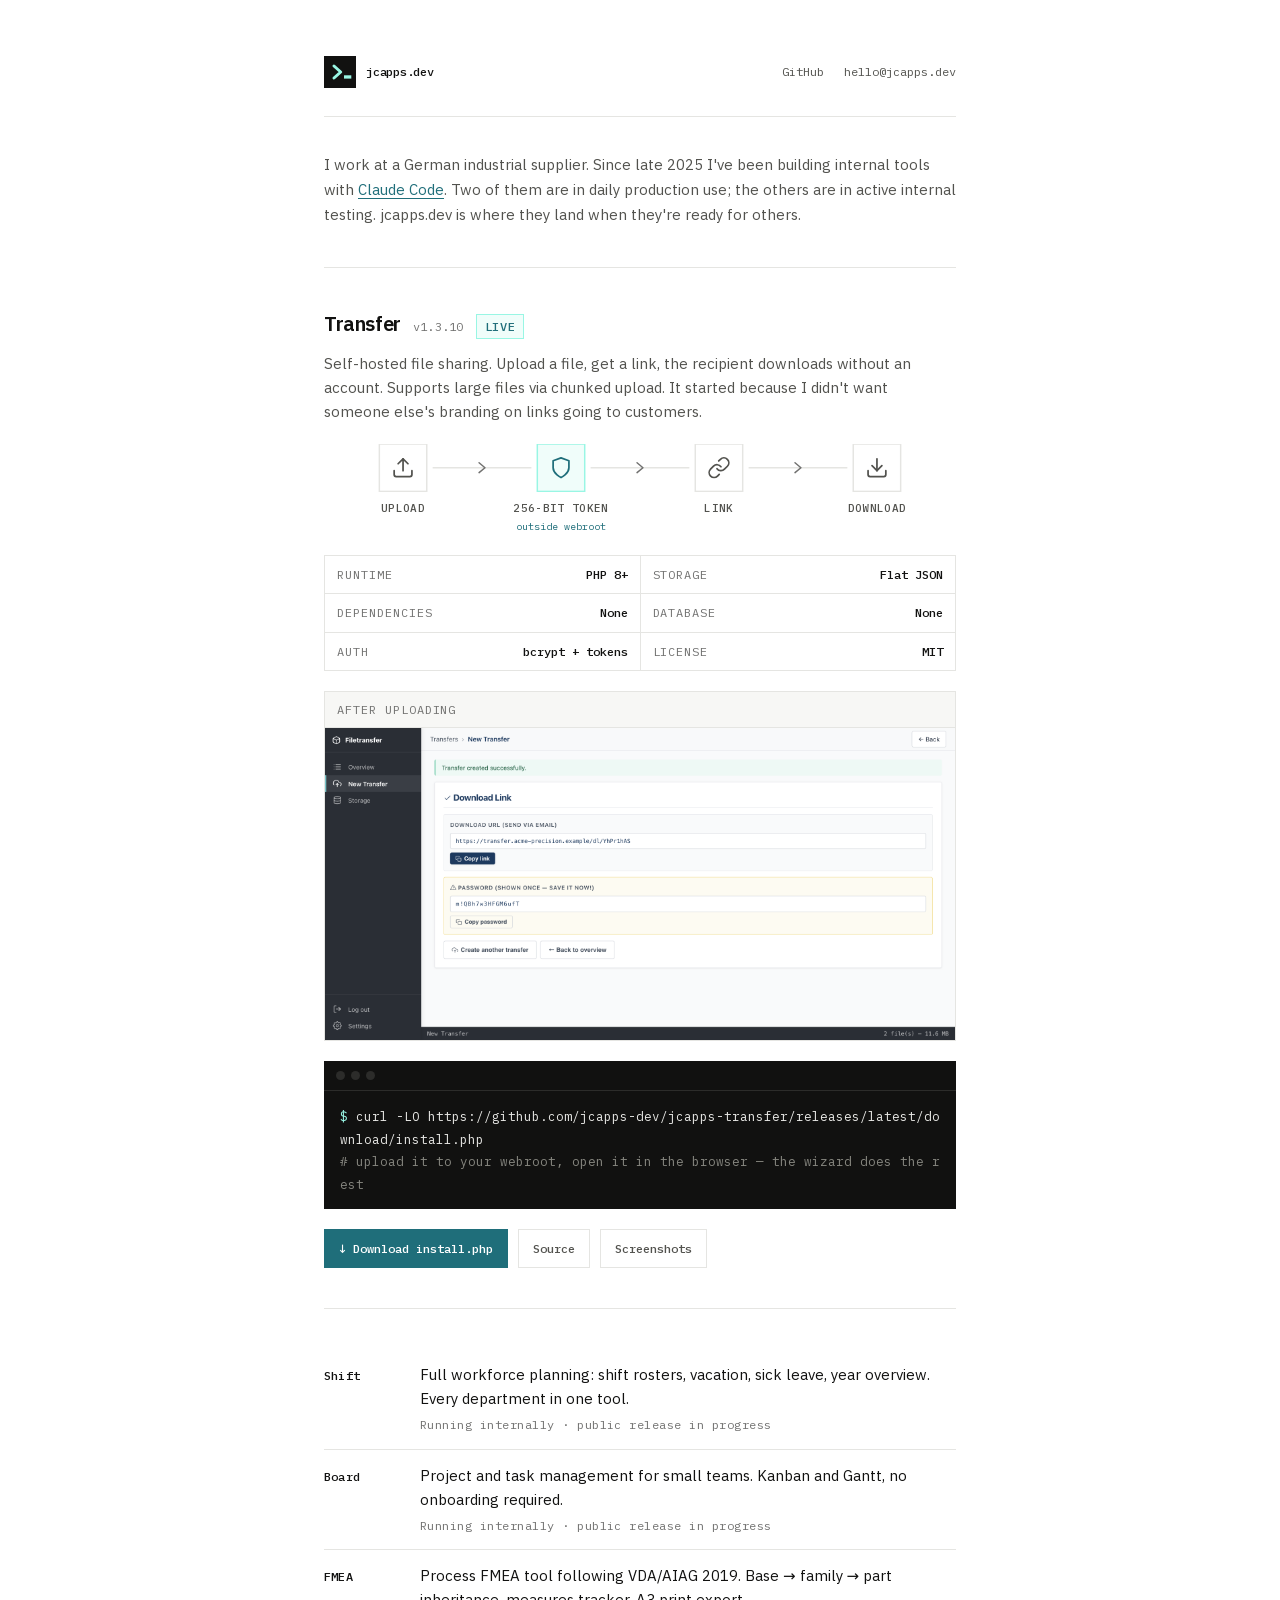
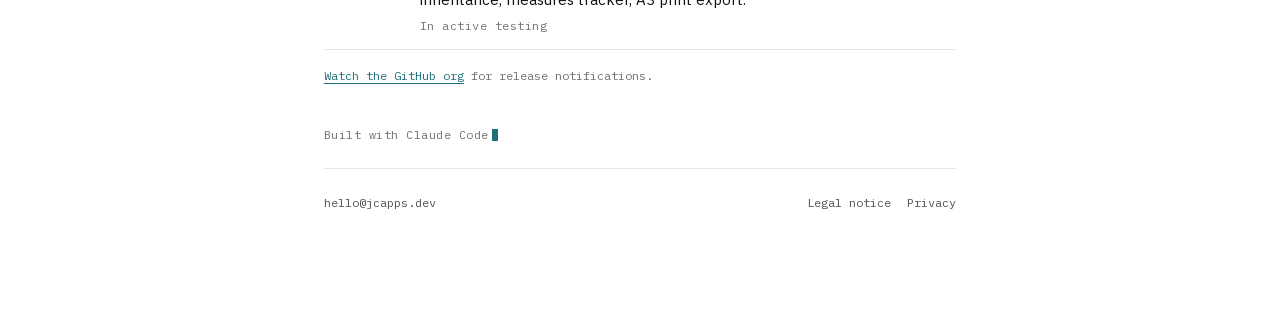
<file: index.html>
<!DOCTYPE html>
<html lang="en">
<head>
<meta charset="UTF-8">
<meta name="viewport" content="width=device-width, initial-scale=1.0">
<title>jcapps.dev — Self-hosted tools, no database required</title>
<meta name="description" content="Self-hosted tools built for daily use at a German industrial supplier. PHP, no database, no dependencies.">
<meta name="robots" content="index, follow">
<link rel="canonical" href="https://jcapps.dev/">

<!-- Open Graph -->
<meta property="og:type" content="website">
<meta property="og:url" content="https://jcapps.dev/">
<meta property="og:title" content="jcapps.dev — Self-hosted tools, no database required">
<meta property="og:description" content="Self-hosted tools built for daily use at a German industrial supplier. PHP, no database, no dependencies.">
<meta property="og:image" content="https://jcapps.dev/assets/og-image.png">
<meta property="og:image:width" content="1200">
<meta property="og:image:type" content="image/png">
<meta property="og:image:height" content="630">
<meta property="og:site_name" content="jcapps">
<meta property="og:locale" content="en_US">

<!-- Twitter Card -->
<meta name="twitter:card" content="summary_large_image">
<meta name="twitter:title" content="jcapps.dev — Self-hosted tools, no database required">
<meta name="twitter:description" content="Self-hosted tools built for daily use at a German industrial supplier. PHP, no database, no dependencies.">
<meta name="twitter:image" content="https://jcapps.dev/assets/og-image.png">

<link rel="preload" href="assets/fonts/ibm-plex-sans-400.woff2" as="font" type="font/woff2" crossorigin>
<link rel="preload" href="assets/fonts/ibm-plex-sans-600.woff2" as="font" type="font/woff2" crossorigin>
<link rel="icon" href="assets/favicon.svg" type="image/svg+xml">
<link rel="icon" href="assets/favicon-32.png" type="image/png" sizes="32x32">
<link rel="apple-touch-icon" href="assets/favicon-192.png">
<meta name="theme-color" content="#ffffff" media="(prefers-color-scheme: light)">
<meta name="theme-color" content="#0f0f0e" media="(prefers-color-scheme: dark)">

<!-- Structured Data -->
<script type="application/ld+json">
[
  {
    "@context": "https://schema.org",
    "@type": "Organization",
    "name": "jcapps",
    "url": "https://jcapps.dev/",
    "logo": "https://jcapps.dev/assets/favicon.svg",
    "email": "hello@jcapps.dev",
    "description": "Self-hosted PHP tools for small teams.",
    "sameAs": ["https://github.com/jcapps-dev"]
  }
]
</script>

<style>
  /* ── fonts (self-hosted, no external requests) ── */
  @font-face {
    font-family: 'IBM Plex Sans';
    font-style: normal;
    font-weight: 400;
    font-display: swap;
    src: url('assets/fonts/ibm-plex-sans-400.woff2') format('woff2');
  }
  @font-face {
    font-family: 'IBM Plex Sans';
    font-style: normal;
    font-weight: 600;
    font-display: swap;
    src: url('assets/fonts/ibm-plex-sans-600.woff2') format('woff2');
  }
  @font-face {
    font-family: 'IBM Plex Mono';
    font-style: normal;
    font-weight: 400;
    font-display: swap;
    src: url('assets/fonts/ibm-plex-mono-400.woff2') format('woff2');
  }
  @font-face {
    font-family: 'IBM Plex Mono';
    font-style: normal;
    font-weight: 500;
    font-display: swap;
    src: url('assets/fonts/ibm-plex-mono-500.woff2') format('woff2');
  }

  /* ── tokens ── */
  :root {
    --bg:        #ffffff;
    --bg-2:      #f7f7f5;
    --border:    #e5e5e2;
    --text:      #111110;
    --text-2:    #52524e;
    --text-3:    #717170;
    --petrol:    #1f6e7a;
    --petrol-dk: #174e57;
    --petrol-bg: #f0fdfa;
    --petrol-bd: #99f6e4;
    --ink:       #111110;
    --ink-2:     #e8e8e5;
    --ink-3:     #86867f;
    --ink-dot:   #2c2c2a;
    --sans:      'IBM Plex Sans', system-ui, sans-serif;
    --mono:      'IBM Plex Mono', ui-monospace, monospace;
  }

  *, *::before, *::after { box-sizing: border-box; margin: 0; padding: 0; }
  html { font-size: 16px; }
  .visually-hidden {
    position: absolute;
    width: 1px; height: 1px;
    padding: 0; margin: -1px;
    overflow: hidden;
    clip: rect(0, 0, 0, 0);
    white-space: nowrap;
    border: 0;
  }
  body {
    font-family: var(--sans);
    background: var(--bg);
    color: var(--text);
    line-height: 1.6;
    -webkit-font-smoothing: antialiased;
  }

  a { color: var(--petrol); text-decoration: none; }
  a:hover { text-decoration: underline; text-underline-offset: 3px; }
  p a { text-decoration: underline; text-underline-offset: 3px; }

  .page {
    max-width: 680px;
    margin: 0 auto;
    padding: 56px 24px 96px;
  }

  /* ── header ── */
  .site-header {
    display: flex;
    align-items: center;
    justify-content: space-between;
    padding-bottom: 28px;
    border-bottom: 1px solid var(--border);
    margin-bottom: 36px;
  }

  .logo {
    display: inline-flex;
    align-items: center;
    gap: 10px;
    text-decoration: none;
  }
  .logo:hover { text-decoration: none; }
  .logo-mark {
    display: block;
    width: 32px;
    height: 32px;
    flex-shrink: 0;
  }
  .logo-name {
    font-family: var(--mono);
    font-size: 12px;
    font-weight: 500;
    color: var(--text);
    letter-spacing: -0.02em;
  }

  .header-links {
    display: flex;
    gap: 20px;
    font-family: var(--mono);
    font-size: 12px;
  }
  .header-links a { color: var(--text-2); }

  /* ── sections ── */
  .section + .section {
    margin-top: 40px;
    padding-top: 40px;
    border-top: 1px solid var(--border);
  }

  /* ── intro ── */
  .intro p {
    font-size: 15px;
    color: var(--text-2);
    line-height: 1.65;
  }

  /* ── tool head ── */
  .tool-head {
    display: flex;
    align-items: baseline;
    gap: 12px;
    margin-bottom: 12px;
    flex-wrap: wrap;
  }
  .tool-name {
    font-size: 20px;
    font-weight: 600;
    letter-spacing: -0.02em;
    color: var(--text);
  }
  .tool-version {
    font-family: var(--mono);
    font-size: 12px;
    color: var(--text-3);
    letter-spacing: 0.02em;
  }
  .tool-badge {
    font-family: var(--mono);
    font-size: 12px;
    font-weight: 500;
    letter-spacing: 0.06em;
    text-transform: uppercase;
    padding: 2px 8px;
    background: var(--petrol-bg);
    color: var(--petrol);
    border: 1px solid var(--petrol-bd);
  }

  .tool-desc {
    font-size: 15px;
    color: var(--text-2);
    margin-bottom: 20px;
    line-height: 1.6;
  }

  /* ── spec grid ── */
  .spec-grid {
    display: grid;
    grid-template-columns: repeat(2, 1fr);
    border-top: 1px solid var(--border);
    border-left: 1px solid var(--border);
    margin-bottom: 20px;
    font-family: var(--mono);
    font-size: 12px;
  }
  .spec-row {
    display: flex;
    justify-content: space-between;
    align-items: baseline;
    gap: 12px;
    padding: 9px 12px;
    border-right: 1px solid var(--border);
    border-bottom: 1px solid var(--border);
    position: relative;
    overflow: hidden;
    cursor: default;
    transition: background 0.12s;
  }
  .spec-row::after {
    content: '';
    position: absolute;
    inset: 0;
    background: linear-gradient(90deg, transparent 0%, rgba(31,110,122,0.07) 50%, transparent 100%);
    transform: translateX(-100%);
    pointer-events: none;
  }
  .spec-row:hover::after {
    transform: translateX(100%);
    transition: transform 0.4s ease;
  }
  .spec-row:hover { background: var(--petrol-bg); }
  .spec-row:hover .spec-k { color: var(--petrol); }
  .spec-k {
    color: var(--text-3);
    text-transform: uppercase;
    letter-spacing: 0.08em;
    white-space: nowrap;
  }
  .spec-v { color: var(--text); font-weight: 500; }

  /* ── actions ── */
  .actions {
    display: flex;
    gap: 10px;
    flex-wrap: wrap;
    align-items: center;
  }
  .btn {
    display: inline-flex;
    align-items: center;
    gap: 6px;
    font-family: var(--mono);
    font-size: 12px;
    font-weight: 500;
    padding: 9px 14px;
    text-decoration: none;
    border: 1px solid transparent;
    cursor: pointer;
  }
  .btn-primary { background: var(--petrol); color: #fff; }
  .btn-primary:hover { background: var(--petrol-dk); text-decoration: none; }
  .btn-ghost { background: transparent; color: var(--text-2); border-color: var(--border); }
  .btn-ghost:hover { border-color: var(--text-3); color: var(--text); text-decoration: none; }

  /* ── flow diagram ── */
  .flow {
    width: 100%;
    height: auto;
    display: block;
  }
  .flow-box { fill: var(--bg); stroke: var(--border); stroke-width: 1.5; }
  .flow-box-accent { fill: var(--petrol-bg); stroke: var(--petrol-bd); stroke-width: 1.5; }
  .flow-icon { color: var(--text-2); }
  .flow-icon-accent { color: var(--petrol); }
  .flow-line { stroke: var(--border); stroke-width: 1.5; }
  .flow-chevron { fill: none; stroke: var(--text-3); stroke-width: 1.5; stroke-linecap: round; stroke-linejoin: round; }

  /* labels rendered as HTML, not SVG text — stays legible at any viewport width */
  .flow-labels {
    display: grid;
    grid-template-columns: repeat(4, 1fr);
    margin-top: 8px;
    margin-bottom: 20px;
  }
  .flow-label-cell {
    display: flex;
    flex-direction: column;
    align-items: center;
    gap: 2px;
    padding: 0 4px;
    text-align: center;
  }
  .flow-label-text {
    font-family: var(--mono);
    font-size: 11px;
    font-weight: 500;
    letter-spacing: 0.03em;
    text-transform: uppercase;
    color: var(--text-2);
  }
  .flow-sublabel-text {
    font-family: var(--mono);
    font-size: 10px;
    color: var(--petrol);
  }

  /* ── screenshot proof ── */
  .tool-shot {
    border: 1px solid var(--border);
    margin-bottom: 20px;
    overflow: hidden;
  }
  .tool-shot-label {
    font-family: var(--mono);
    font-size: 12px;
    color: var(--text-3);
    text-transform: uppercase;
    letter-spacing: 0.08em;
    padding: 8px 12px;
    border-bottom: 1px solid var(--border);
    background: var(--bg-2);
  }
  .tool-shot img { width: 100%; height: auto; display: block; }

  /* ── terminal ── */
  .term {
    background: var(--ink);
    margin-bottom: 20px;
    overflow-x: auto;
  }
  .term-bar {
    display: flex;
    gap: 6px;
    padding: 10px 12px;
    border-bottom: 1px solid var(--ink-dot);
  }
  .term-dot {
    width: 9px;
    height: 9px;
    border-radius: 50%;
    background: var(--ink-dot);
  }
  .term-body {
    padding: 14px 16px;
    font-family: var(--mono);
    font-size: 12.5px;
    line-height: 1.8;
    white-space: pre-wrap;
    word-break: break-all;
    color: var(--ink-2);
  }
  .term-prompt { color: var(--petrol-bd); }
  .term-comment { color: var(--ink-3); }

  /* ── upcoming ── */
  .upcoming-row {
    display: grid;
    grid-template-columns: 80px 1fr;
    gap: 16px;
    padding: 14px 0;
    border-top: 1px solid var(--border);
    align-items: baseline;
    transition: background 0.12s;
  }
  .upcoming-row:first-of-type { border-top: none; }
  .upcoming-row:last-of-type { border-bottom: 1px solid var(--border); }
  .upcoming-row:hover { background: var(--bg-2); }
  .upcoming-name {
    font-family: var(--mono);
    font-size: 12px;
    font-weight: 500;
    color: var(--text);
    letter-spacing: 0.02em;
  }
  .upcoming-desc {
    font-size: 15px;
    color: var(--text);
    margin-bottom: 4px;
  }
  .upcoming-status {
    font-family: var(--mono);
    font-size: 12px;
    color: var(--text-3);
    letter-spacing: 0.04em;
  }

  /* ── colophon + cursor ── */
  @keyframes blink { 0%,49% { opacity: 1; } 50%,100% { opacity: 0; } }

  .colophon {
    margin-top: 40px;
    font-family: var(--mono);
    font-size: 12px;
    color: var(--text-3);
    letter-spacing: 0.04em;
  }
  .cursor-blink {
    display: inline-block;
    width: 0.55em;
    height: 1em;
    background: var(--petrol);
    vertical-align: -0.15em;
    margin-left: 3px;
    animation: blink 1.1s steps(1) infinite;
  }

  /* ── footer ── */
  .site-footer {
    margin-top: 24px;
    padding-top: 24px;
    border-top: 1px solid var(--border);
    display: flex;
    justify-content: space-between;
    align-items: baseline;
    flex-wrap: wrap;
    gap: 12px;
    font-family: var(--mono);
    font-size: 12px;
    color: var(--text-3);
  }
  .site-footer a { color: var(--text-2); }
  .footer-left { display: flex; gap: 16px; flex-wrap: wrap; }
  .footer-right { display: flex; gap: 16px; flex-wrap: wrap; }

  /* ── responsive ── */
  @media (max-width: 540px) {
    .spec-grid { grid-template-columns: 1fr; }
    .site-footer { flex-direction: column; }
    .header-links { gap: 12px; }
    .upcoming-row { grid-template-columns: 60px 1fr; }
  }

  /* ── dark mode ── */
  @media (prefers-color-scheme: dark) {
    :root {
      --bg:        #0f0f0e;
      --bg-2:      #1a1a19;
      --border:    #2d2d2b;
      --text:      #f3f3f0;
      --text-2:    #b4b4ae;
      --text-3:    #87877f;
      --petrol:    #5eead4;
      --petrol-dk: #2dd4bf;
      --petrol-bg: #0d2e2a;
      --petrol-bd: #155e56;
    }
    .btn-primary { color: #0f0f0e; }
  }
</style>
</head>
<body>
<div class="page">

  <header class="site-header">
    <a href="/" class="logo">
      <svg class="logo-mark" viewBox="0 0 32 32" xmlns="http://www.w3.org/2000/svg" aria-label="jcapps">
        <rect width="32" height="32" fill="#111110"/>
        <path d="M10,10 L16.7,16 L10,22" fill="none" stroke="#99f6e4" stroke-width="3" stroke-linecap="round" stroke-linejoin="round"/>
        <rect x="20" y="19.3" width="7.3" height="3.3" fill="#99f6e4"/>
      </svg>
      <span class="logo-name">jcapps.dev</span>
    </a>
    <div class="header-links">
      <a href="https://github.com/jcapps-dev" target="_blank" rel="noopener noreferrer">GitHub</a>
      <a href="mailto:hello@jcapps.dev">hello@jcapps.dev</a>
    </div>
  </header>

  <main>

    <h1 class="visually-hidden">jcapps.dev — Self-hosted tools, no database required</h1>

    <!-- 1. Who -->
    <section class="section intro">
      <p>I work at a German industrial supplier. Since late 2025 I've been building internal tools with <a href="https://claude.ai/code" target="_blank" rel="noopener noreferrer">Claude Code</a>. Two of them are in daily production use; the others are in active internal testing. jcapps.dev is where they land when they're ready for others.</p>
    </section>

    <!-- 2. Transfer -->
    <section class="section">
      <div class="tool-head">
        <h2 class="tool-name">Transfer</h2>
        <span class="tool-version" id="transfer-version">v1.3.10</span>
        <span class="tool-badge">Live</span>
      </div>
      <p class="tool-desc">
        Self-hosted file sharing. Upload a file, get a link, the recipient downloads without an account. Supports large files via chunked upload. It started because I didn't want someone else's branding on links going to customers.
      </p>

      <svg class="flow" viewBox="0 0 640 48" role="img" aria-label="Upload, stored as a 256-bit token outside the webroot, becomes a link, recipient downloads it">
        <!-- connectors -->
        <line class="flow-line" x1="110" y1="24" x2="210" y2="24"/>
        <line class="flow-line" x1="270" y1="24" x2="370" y2="24"/>
        <line class="flow-line" x1="430" y1="24" x2="530" y2="24"/>
        <path class="flow-chevron" d="M157,19 L163,24 L157,29"/>
        <path class="flow-chevron" d="M317,19 L323,24 L317,29"/>
        <path class="flow-chevron" d="M477,19 L483,24 L477,29"/>

        <!-- 1. upload -->
        <rect class="flow-box" x="56" y="0" width="48" height="48"/>
        <g class="flow-icon" fill="none" stroke="currentColor" stroke-width="1.75" stroke-linecap="round" stroke-linejoin="round" transform="translate(68,12)">
          <path d="M21 15v4a2 2 0 0 1-2 2H5a2 2 0 0 1-2-2v-4"/>
          <polyline points="17 8 12 3 7 8"/>
          <line x1="12" y1="3" x2="12" y2="15"/>
        </g>

        <!-- 2. token (outside webroot) -->
        <rect class="flow-box-accent" x="216" y="0" width="48" height="48"/>
        <g class="flow-icon-accent" fill="none" stroke="currentColor" stroke-width="1.75" stroke-linecap="round" stroke-linejoin="round" transform="translate(228,12)">
          <path d="M12 22s8-4 8-10V5l-8-3-8 3v7c0 6 8 10 8 10z"/>
        </g>

        <!-- 3. link -->
        <rect class="flow-box" x="376" y="0" width="48" height="48"/>
        <g class="flow-icon" fill="none" stroke="currentColor" stroke-width="1.75" stroke-linecap="round" stroke-linejoin="round" transform="translate(388,12)">
          <path d="M10 13a5 5 0 0 0 7.54.54l3-3a5 5 0 0 0-7.07-7.07l-1.72 1.71"/>
          <path d="M14 11a5 5 0 0 0-7.54-.54l-3 3a5 5 0 0 0 7.07 7.07l1.71-1.71"/>
        </g>

        <!-- 4. download -->
        <rect class="flow-box" x="536" y="0" width="48" height="48"/>
        <g class="flow-icon" fill="none" stroke="currentColor" stroke-width="1.75" stroke-linecap="round" stroke-linejoin="round" transform="translate(548,12)">
          <path d="M21 15v4a2 2 0 0 1-2 2H5a2 2 0 0 1-2-2v-4"/>
          <polyline points="7 10 12 15 17 10"/>
          <line x1="12" y1="15" x2="12" y2="3"/>
        </g>
      </svg>
      <div class="flow-labels">
        <div class="flow-label-cell"><span class="flow-label-text">Upload</span></div>
        <div class="flow-label-cell"><span class="flow-label-text">256-bit token</span><span class="flow-sublabel-text">outside webroot</span></div>
        <div class="flow-label-cell"><span class="flow-label-text">Link</span></div>
        <div class="flow-label-cell"><span class="flow-label-text">Download</span></div>
      </div>

      <div class="spec-grid">
        <div class="spec-row"><span class="spec-k">Runtime</span><span class="spec-v">PHP 8+</span></div>
        <div class="spec-row"><span class="spec-k">Storage</span><span class="spec-v">Flat JSON</span></div>
        <div class="spec-row"><span class="spec-k">Dependencies</span><span class="spec-v">None</span></div>
        <div class="spec-row"><span class="spec-k">Database</span><span class="spec-v">None</span></div>
        <div class="spec-row"><span class="spec-k">Auth</span><span class="spec-v">bcrypt + tokens</span></div>
        <div class="spec-row"><span class="spec-k">License</span><span class="spec-v">MIT</span></div>
      </div>

      <div class="tool-shot">
        <div class="tool-shot-label">After uploading</div>
        <img src="assets/screenshots/transfer-link.png" alt="Transfer created — a short download link backed by a 256-bit token, ready to copy and send">
      </div>

      <div class="term">
        <div class="term-bar">
          <span class="term-dot"></span><span class="term-dot"></span><span class="term-dot"></span>
        </div>
        <div class="term-body"><span class="term-prompt">$</span> curl -LO https://github.com/jcapps-dev/jcapps-transfer/releases/latest/download/install.php
<span class="term-comment"># upload it to your webroot, open it in the browser — the wizard does the rest</span></div>
      </div>

      <div class="actions">
        <a class="btn btn-primary" href="https://github.com/jcapps-dev/jcapps-transfer/releases/latest/download/install.php" target="_blank" rel="noopener noreferrer">↓ Download install.php</a>
        <a class="btn btn-ghost" href="https://github.com/jcapps-dev/jcapps-transfer" target="_blank" rel="noopener noreferrer">Source</a>
        <a class="btn btn-ghost" href="/screenshots">Screenshots</a>
      </div>
    </section>

    <!-- 3. Shift + Board -->
    <section class="section">
      <div class="upcoming-row">
        <div class="upcoming-name">Shift</div>
        <div class="upcoming-body">
          <div class="upcoming-desc">Full workforce planning: shift rosters, vacation, sick leave, year overview. Every department in one tool.</div>
          <div class="upcoming-status">Running internally · public release in progress</div>
        </div>
      </div>
      <div class="upcoming-row">
        <div class="upcoming-name">Board</div>
        <div class="upcoming-body">
          <div class="upcoming-desc">Project and task management for small teams. Kanban and Gantt, no onboarding required.</div>
          <div class="upcoming-status">Running internally · public release in progress</div>
        </div>
      </div>
      <div class="upcoming-row">
        <div class="upcoming-name">FMEA</div>
        <div class="upcoming-body">
          <div class="upcoming-desc">Process FMEA tool following VDA/AIAG 2019. Base → family → part inheritance, measures tracker, A3 print export.</div>
          <div class="upcoming-status">In active testing</div>
        </div>
      </div>
      <p style="margin-top: 16px; font-family: var(--mono); font-size: 12px; color: var(--text-3);">
        <a href="https://github.com/jcapps-dev" target="_blank" rel="noopener noreferrer">Watch the GitHub org</a> for release notifications.
      </p>
    </section>

  </main>

  <div class="colophon">Built with Claude Code<span class="cursor-blink"></span></div>

  <footer class="site-footer">
    <div class="footer-left">
      <a href="mailto:hello@jcapps.dev">hello@jcapps.dev</a>
    </div>
    <div class="footer-right">
      <a href="/impressum">Legal notice</a>
      <a href="/datenschutz">Privacy</a>
    </div>
  </footer>

</div>
</body>
</html>
</file>
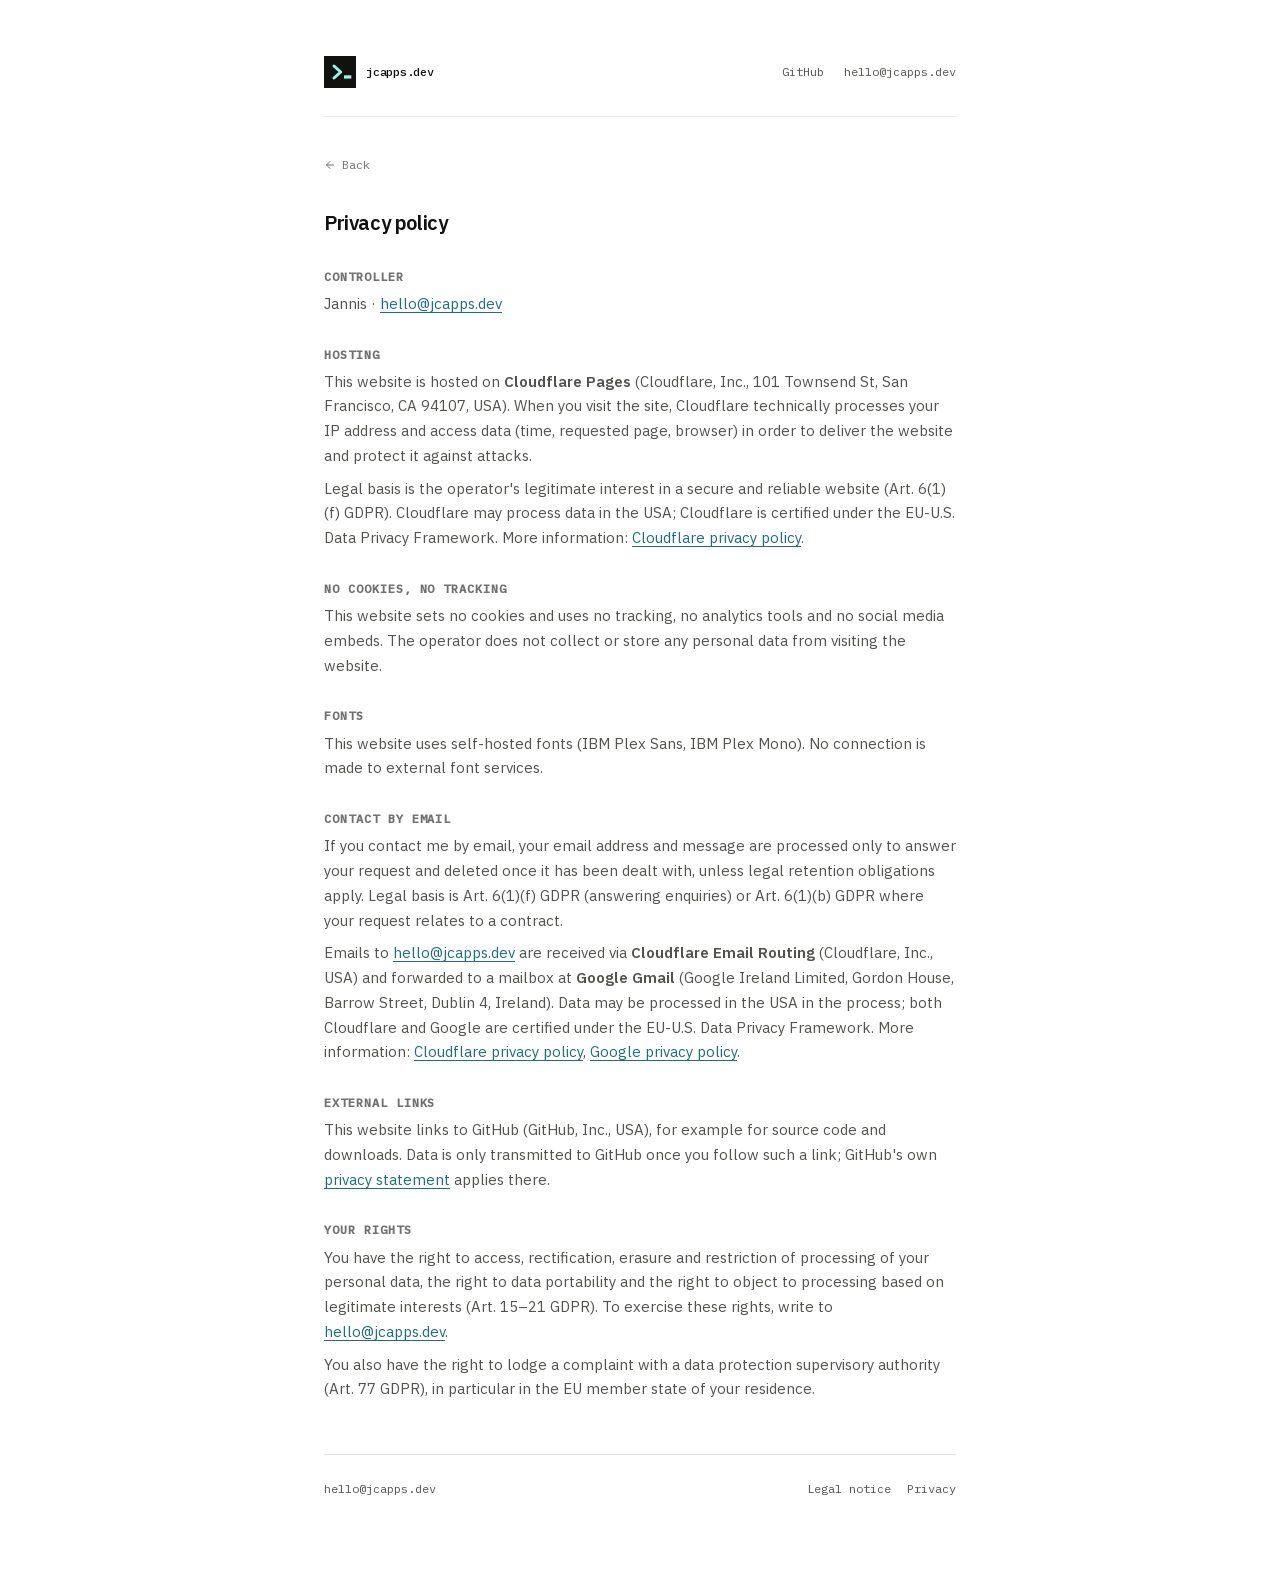
<file: datenschutz.html>
<!DOCTYPE html>
<html lang="en">
<head>
<meta charset="UTF-8">
<meta name="viewport" content="width=device-width, initial-scale=1.0">
<title>Privacy policy — jcapps.dev</title>
<meta name="robots" content="noindex, follow">
<link rel="canonical" href="https://jcapps.dev/datenschutz">
<link rel="icon" href="assets/favicon.svg" type="image/svg+xml">
<link rel="icon" href="assets/favicon-32.png" type="image/png" sizes="32x32">
<link rel="apple-touch-icon" href="assets/favicon-192.png">
<meta name="theme-color" content="#ffffff" media="(prefers-color-scheme: light)">
<meta name="theme-color" content="#0f0f0e" media="(prefers-color-scheme: dark)">
<style>
  @font-face { font-family: 'IBM Plex Sans'; font-style: normal; font-weight: 400; font-display: swap; src: url('assets/fonts/ibm-plex-sans-400.woff2') format('woff2'); }
  @font-face { font-family: 'IBM Plex Sans'; font-style: normal; font-weight: 600; font-display: swap; src: url('assets/fonts/ibm-plex-sans-600.woff2') format('woff2'); }
  @font-face { font-family: 'IBM Plex Mono'; font-style: normal; font-weight: 400; font-display: swap; src: url('assets/fonts/ibm-plex-mono-400.woff2') format('woff2'); }
  @font-face { font-family: 'IBM Plex Mono'; font-style: normal; font-weight: 500; font-display: swap; src: url('assets/fonts/ibm-plex-mono-500.woff2') format('woff2'); }

  :root {
    --bg: #ffffff; --bg-2: #f7f7f5; --border: #e5e5e2;
    --text: #111110; --text-2: #52524e; --text-3: #717170;
    --petrol: #1f6e7a;
    --sans: 'IBM Plex Sans', system-ui, sans-serif;
    --mono: 'IBM Plex Mono', ui-monospace, monospace;
  }
  *, *::before, *::after { box-sizing: border-box; margin: 0; padding: 0; }
  body { font-family: var(--sans); background: var(--bg); color: var(--text); line-height: 1.6; -webkit-font-smoothing: antialiased; }
  a { color: var(--petrol); text-decoration: none; }
  a:hover { text-decoration: underline; text-underline-offset: 3px; }
  p a { text-decoration: underline; text-underline-offset: 3px; }

  .page { max-width: 680px; margin: 0 auto; padding: 56px 24px 96px; }

  .site-header { display: flex; align-items: center; justify-content: space-between; padding-bottom: 28px; border-bottom: 1px solid var(--border); margin-bottom: 36px; }
  .logo { display: inline-flex; align-items: center; gap: 10px; text-decoration: none; }
  .logo:hover { text-decoration: none; }
  .logo-mark { display: block; width: 32px; height: 32px; flex-shrink: 0; }
  .logo-name { font-family: var(--mono); font-size: 12px; font-weight: 500; color: var(--text); letter-spacing: -0.02em; }
  .header-links { display: flex; gap: 20px; font-family: var(--mono); font-size: 12px; }
  .header-links a { color: var(--text-2); }

  .back-link { display: inline-flex; align-items: center; gap: 6px; font-family: var(--mono); font-size: 12px; color: var(--text-3); margin-bottom: 32px; }
  .back-link:hover { color: var(--text-2); text-decoration: none; }

  h1 { font-size: 20px; font-weight: 600; letter-spacing: -0.02em; margin-bottom: 24px; }
  h2 { font-family: var(--mono); font-size: 12px; text-transform: uppercase; letter-spacing: 0.08em; color: var(--text-3); margin: 28px 0 6px; }
  p { font-size: 15px; color: var(--text-2); line-height: 1.65; margin-bottom: 8px; }

  .site-footer { margin-top: 52px; padding-top: 24px; border-top: 1px solid var(--border); display: flex; justify-content: space-between; align-items: baseline; flex-wrap: wrap; gap: 12px; font-family: var(--mono); font-size: 12px; color: var(--text-3); }
  .site-footer a { color: var(--text-2); }
  .footer-left { display: flex; gap: 16px; flex-wrap: wrap; }
  .footer-right { display: flex; gap: 16px; flex-wrap: wrap; }

  /* ── dark mode ── */
  @media (prefers-color-scheme: dark) {
    :root {
      --bg: #0f0f0e; --bg-2: #1a1a19; --border: #2d2d2b;
      --text: #f3f3f0; --text-2: #b4b4ae; --text-3: #87877f;
      --petrol: #5eead4;
    }
  }
</style>
</head>
<body>
<div class="page">

  <header class="site-header">
    <a href="/" class="logo">
      <svg class="logo-mark" viewBox="0 0 32 32" xmlns="http://www.w3.org/2000/svg" aria-label="jcapps">
        <rect width="32" height="32" fill="#111110"/>
        <path d="M10,10 L16.7,16 L10,22" fill="none" stroke="#99f6e4" stroke-width="3" stroke-linecap="round" stroke-linejoin="round"/>
        <rect x="20" y="19.3" width="7.3" height="3.3" fill="#99f6e4"/>
      </svg>
      <span class="logo-name">jcapps.dev</span>
    </a>
    <div class="header-links">
      <a href="https://github.com/jcapps-dev" target="_blank" rel="noopener noreferrer">GitHub</a>
      <a href="mailto:hello@jcapps.dev">hello@jcapps.dev</a>
    </div>
  </header>

  <a href="/" class="back-link">
    <svg width="12" height="12" viewBox="0 0 24 24" fill="none" stroke="currentColor" stroke-width="2" stroke-linecap="round" stroke-linejoin="round"><path d="M19 12H5M12 5l-7 7 7 7"/></svg>
    Back
  </a>

  <h1>Privacy policy</h1>

  <h2>Controller</h2>
  <p>Jannis · <a href="mailto:hello@jcapps.dev">hello@jcapps.dev</a></p>

  <h2>Hosting</h2>
  <p>This website is hosted on <strong>Cloudflare Pages</strong> (Cloudflare, Inc., 101 Townsend St, San Francisco, CA 94107, USA). When you visit the site, Cloudflare technically processes your IP address and access data (time, requested page, browser) in order to deliver the website and protect it against attacks.</p>
  <p>Legal basis is the operator's legitimate interest in a secure and reliable website (Art. 6(1)(f) GDPR). Cloudflare may process data in the USA; Cloudflare is certified under the EU-U.S. Data Privacy Framework. More information: <a href="https://www.cloudflare.com/privacypolicy/" target="_blank" rel="noopener noreferrer">Cloudflare privacy policy</a>.</p>

  <h2>No cookies, no tracking</h2>
  <p>This website sets no cookies and uses no tracking, no analytics tools and no social media embeds. The operator does not collect or store any personal data from visiting the website.</p>

  <h2>Fonts</h2>
  <p>This website uses self-hosted fonts (IBM Plex Sans, IBM Plex Mono). No connection is made to external font services.</p>

  <h2>Contact by email</h2>
  <p>If you contact me by email, your email address and message are processed only to answer your request and deleted once it has been dealt with, unless legal retention obligations apply. Legal basis is Art. 6(1)(f) GDPR (answering enquiries) or Art. 6(1)(b) GDPR where your request relates to a contract.</p>
  <p>Emails to <a href="mailto:hello@jcapps.dev">hello@jcapps.dev</a> are received via <strong>Cloudflare Email Routing</strong> (Cloudflare, Inc., USA) and forwarded to a mailbox at <strong>Google Gmail</strong> (Google Ireland Limited, Gordon House, Barrow Street, Dublin 4, Ireland). Data may be processed in the USA in the process; both Cloudflare and Google are certified under the EU-U.S. Data Privacy Framework. More information: <a href="https://www.cloudflare.com/privacypolicy/" target="_blank" rel="noopener noreferrer">Cloudflare privacy policy</a>, <a href="https://policies.google.com/privacy" target="_blank" rel="noopener noreferrer">Google privacy policy</a>.</p>

  <h2>External links</h2>
  <p>This website links to GitHub (GitHub, Inc., USA), for example for source code and downloads. Data is only transmitted to GitHub once you follow such a link; GitHub's own <a href="https://docs.github.com/en/site-policy/privacy-policies/github-general-privacy-statement" target="_blank" rel="noopener noreferrer">privacy statement</a> applies there.</p>

  <h2>Your rights</h2>
  <p>You have the right to access, rectification, erasure and restriction of processing of your personal data, the right to data portability and the right to object to processing based on legitimate interests (Art. 15–21 GDPR). To exercise these rights, write to <a href="mailto:hello@jcapps.dev">hello@jcapps.dev</a>.</p>
  <p>You also have the right to lodge a complaint with a data protection supervisory authority (Art. 77 GDPR), in particular in the EU member state of your residence.</p>

  <footer class="site-footer">
    <div class="footer-left">
      <a href="mailto:hello@jcapps.dev">hello@jcapps.dev</a>
    </div>
    <div class="footer-right">
      <a href="/impressum">Legal notice</a>
      <a href="/datenschutz">Privacy</a>
    </div>
  </footer>

</div>
</body>
</html>
</file>
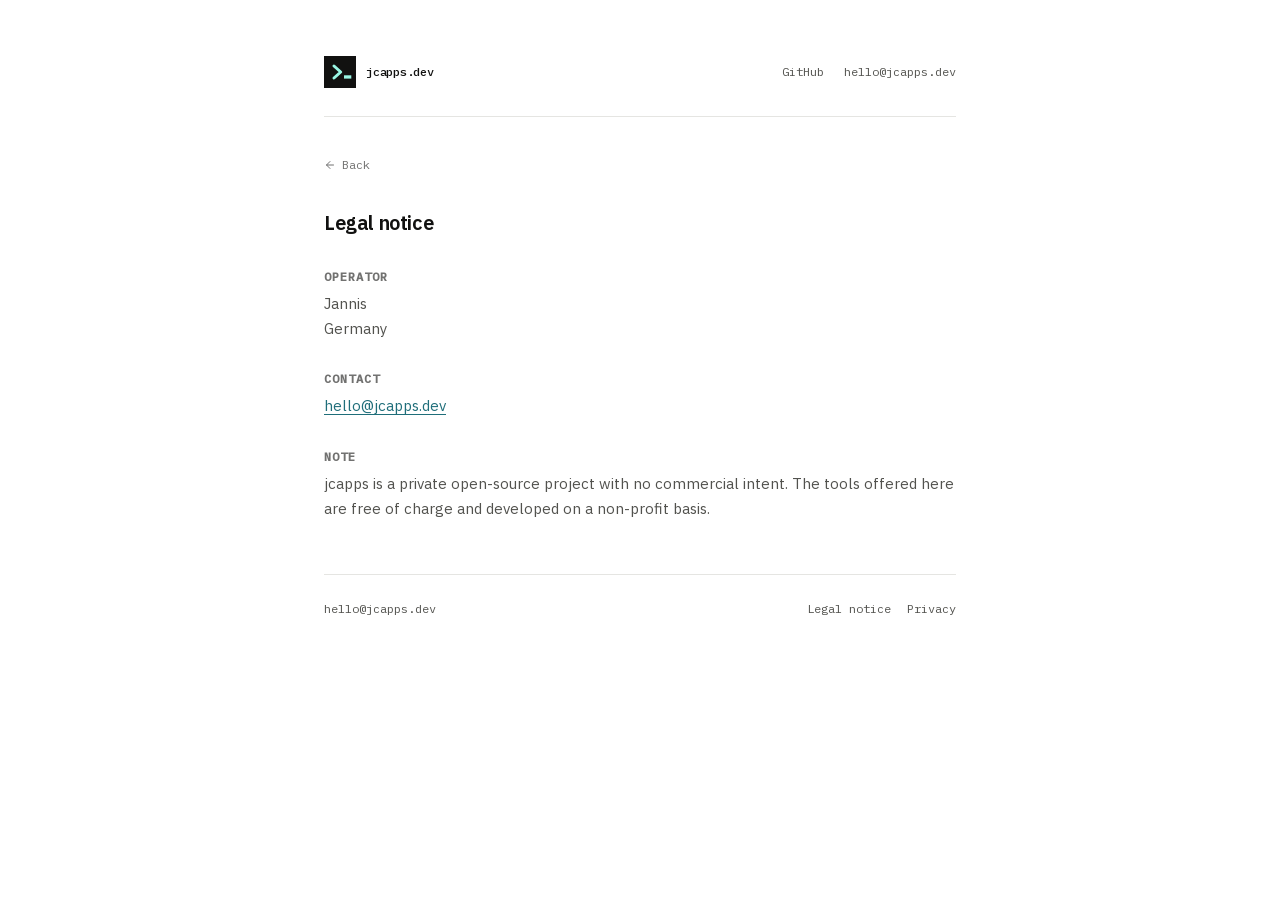
<file: impressum.html>
<!DOCTYPE html>
<html lang="en">
<head>
<meta charset="UTF-8">
<meta name="viewport" content="width=device-width, initial-scale=1.0">
<title>Legal notice — jcapps.dev</title>
<meta name="robots" content="noindex, follow">
<link rel="canonical" href="https://jcapps.dev/impressum">
<link rel="icon" href="assets/favicon.svg" type="image/svg+xml">
<link rel="icon" href="assets/favicon-32.png" type="image/png" sizes="32x32">
<link rel="apple-touch-icon" href="assets/favicon-192.png">
<meta name="theme-color" content="#ffffff" media="(prefers-color-scheme: light)">
<meta name="theme-color" content="#0f0f0e" media="(prefers-color-scheme: dark)">
<style>
  @font-face { font-family: 'IBM Plex Sans'; font-style: normal; font-weight: 400; font-display: swap; src: url('assets/fonts/ibm-plex-sans-400.woff2') format('woff2'); }
  @font-face { font-family: 'IBM Plex Sans'; font-style: normal; font-weight: 600; font-display: swap; src: url('assets/fonts/ibm-plex-sans-600.woff2') format('woff2'); }
  @font-face { font-family: 'IBM Plex Mono'; font-style: normal; font-weight: 400; font-display: swap; src: url('assets/fonts/ibm-plex-mono-400.woff2') format('woff2'); }
  @font-face { font-family: 'IBM Plex Mono'; font-style: normal; font-weight: 500; font-display: swap; src: url('assets/fonts/ibm-plex-mono-500.woff2') format('woff2'); }

  :root {
    --bg: #ffffff; --bg-2: #f7f7f5; --border: #e5e5e2;
    --text: #111110; --text-2: #52524e; --text-3: #717170;
    --petrol: #1f6e7a;
    --sans: 'IBM Plex Sans', system-ui, sans-serif;
    --mono: 'IBM Plex Mono', ui-monospace, monospace;
  }
  *, *::before, *::after { box-sizing: border-box; margin: 0; padding: 0; }
  body { font-family: var(--sans); background: var(--bg); color: var(--text); line-height: 1.6; -webkit-font-smoothing: antialiased; }
  a { color: var(--petrol); text-decoration: none; }
  a:hover { text-decoration: underline; text-underline-offset: 3px; }
  p a { text-decoration: underline; text-underline-offset: 3px; }

  .page { max-width: 680px; margin: 0 auto; padding: 56px 24px 96px; }

  .site-header { display: flex; align-items: center; justify-content: space-between; padding-bottom: 28px; border-bottom: 1px solid var(--border); margin-bottom: 36px; }
  .logo { display: inline-flex; align-items: center; gap: 10px; text-decoration: none; }
  .logo:hover { text-decoration: none; }
  .logo-mark { display: block; width: 32px; height: 32px; flex-shrink: 0; }
  .logo-name { font-family: var(--mono); font-size: 12px; font-weight: 500; color: var(--text); letter-spacing: -0.02em; }
  .header-links { display: flex; gap: 20px; font-family: var(--mono); font-size: 12px; }
  .header-links a { color: var(--text-2); }

  .back-link { display: inline-flex; align-items: center; gap: 6px; font-family: var(--mono); font-size: 12px; color: var(--text-3); margin-bottom: 32px; }
  .back-link:hover { color: var(--text-2); text-decoration: none; }

  h1 { font-size: 20px; font-weight: 600; letter-spacing: -0.02em; margin-bottom: 24px; }
  h2 { font-family: var(--mono); font-size: 12px; text-transform: uppercase; letter-spacing: 0.08em; color: var(--text-3); margin: 28px 0 6px; }
  p { font-size: 15px; color: var(--text-2); line-height: 1.65; margin-bottom: 8px; }

  .site-footer { margin-top: 52px; padding-top: 24px; border-top: 1px solid var(--border); display: flex; justify-content: space-between; align-items: baseline; flex-wrap: wrap; gap: 12px; font-family: var(--mono); font-size: 12px; color: var(--text-3); }
  .site-footer a { color: var(--text-2); }
  .footer-left { display: flex; gap: 16px; flex-wrap: wrap; }
  .footer-right { display: flex; gap: 16px; flex-wrap: wrap; }

  /* ── dark mode ── */
  @media (prefers-color-scheme: dark) {
    :root {
      --bg: #0f0f0e; --bg-2: #1a1a19; --border: #2d2d2b;
      --text: #f3f3f0; --text-2: #b4b4ae; --text-3: #87877f;
      --petrol: #5eead4;
    }
  }
</style>
</head>
<body>
<div class="page">

  <header class="site-header">
    <a href="/" class="logo">
      <svg class="logo-mark" viewBox="0 0 32 32" xmlns="http://www.w3.org/2000/svg" aria-label="jcapps">
        <rect width="32" height="32" fill="#111110"/>
        <path d="M10,10 L16.7,16 L10,22" fill="none" stroke="#99f6e4" stroke-width="3" stroke-linecap="round" stroke-linejoin="round"/>
        <rect x="20" y="19.3" width="7.3" height="3.3" fill="#99f6e4"/>
      </svg>
      <span class="logo-name">jcapps.dev</span>
    </a>
    <div class="header-links">
      <a href="https://github.com/jcapps-dev" target="_blank" rel="noopener noreferrer">GitHub</a>
      <a href="mailto:hello@jcapps.dev">hello@jcapps.dev</a>
    </div>
  </header>

  <a href="/" class="back-link">
    <svg width="12" height="12" viewBox="0 0 24 24" fill="none" stroke="currentColor" stroke-width="2" stroke-linecap="round" stroke-linejoin="round"><path d="M19 12H5M12 5l-7 7 7 7"/></svg>
    Back
  </a>

  <h1>Legal notice</h1>

  <h2>Operator</h2>
  <p>Jannis<br>Germany</p>

  <h2>Contact</h2>
  <p><a href="mailto:hello@jcapps.dev">hello@jcapps.dev</a></p>

  <h2>Note</h2>
  <p>jcapps is a private open-source project with no commercial intent. The tools offered here are free of charge and developed on a non-profit basis.</p>

  <footer class="site-footer">
    <div class="footer-left">
      <a href="mailto:hello@jcapps.dev">hello@jcapps.dev</a>
    </div>
    <div class="footer-right">
      <a href="/impressum">Legal notice</a>
      <a href="/datenschutz">Privacy</a>
    </div>
  </footer>

</div>
</body>
</html>
</file>
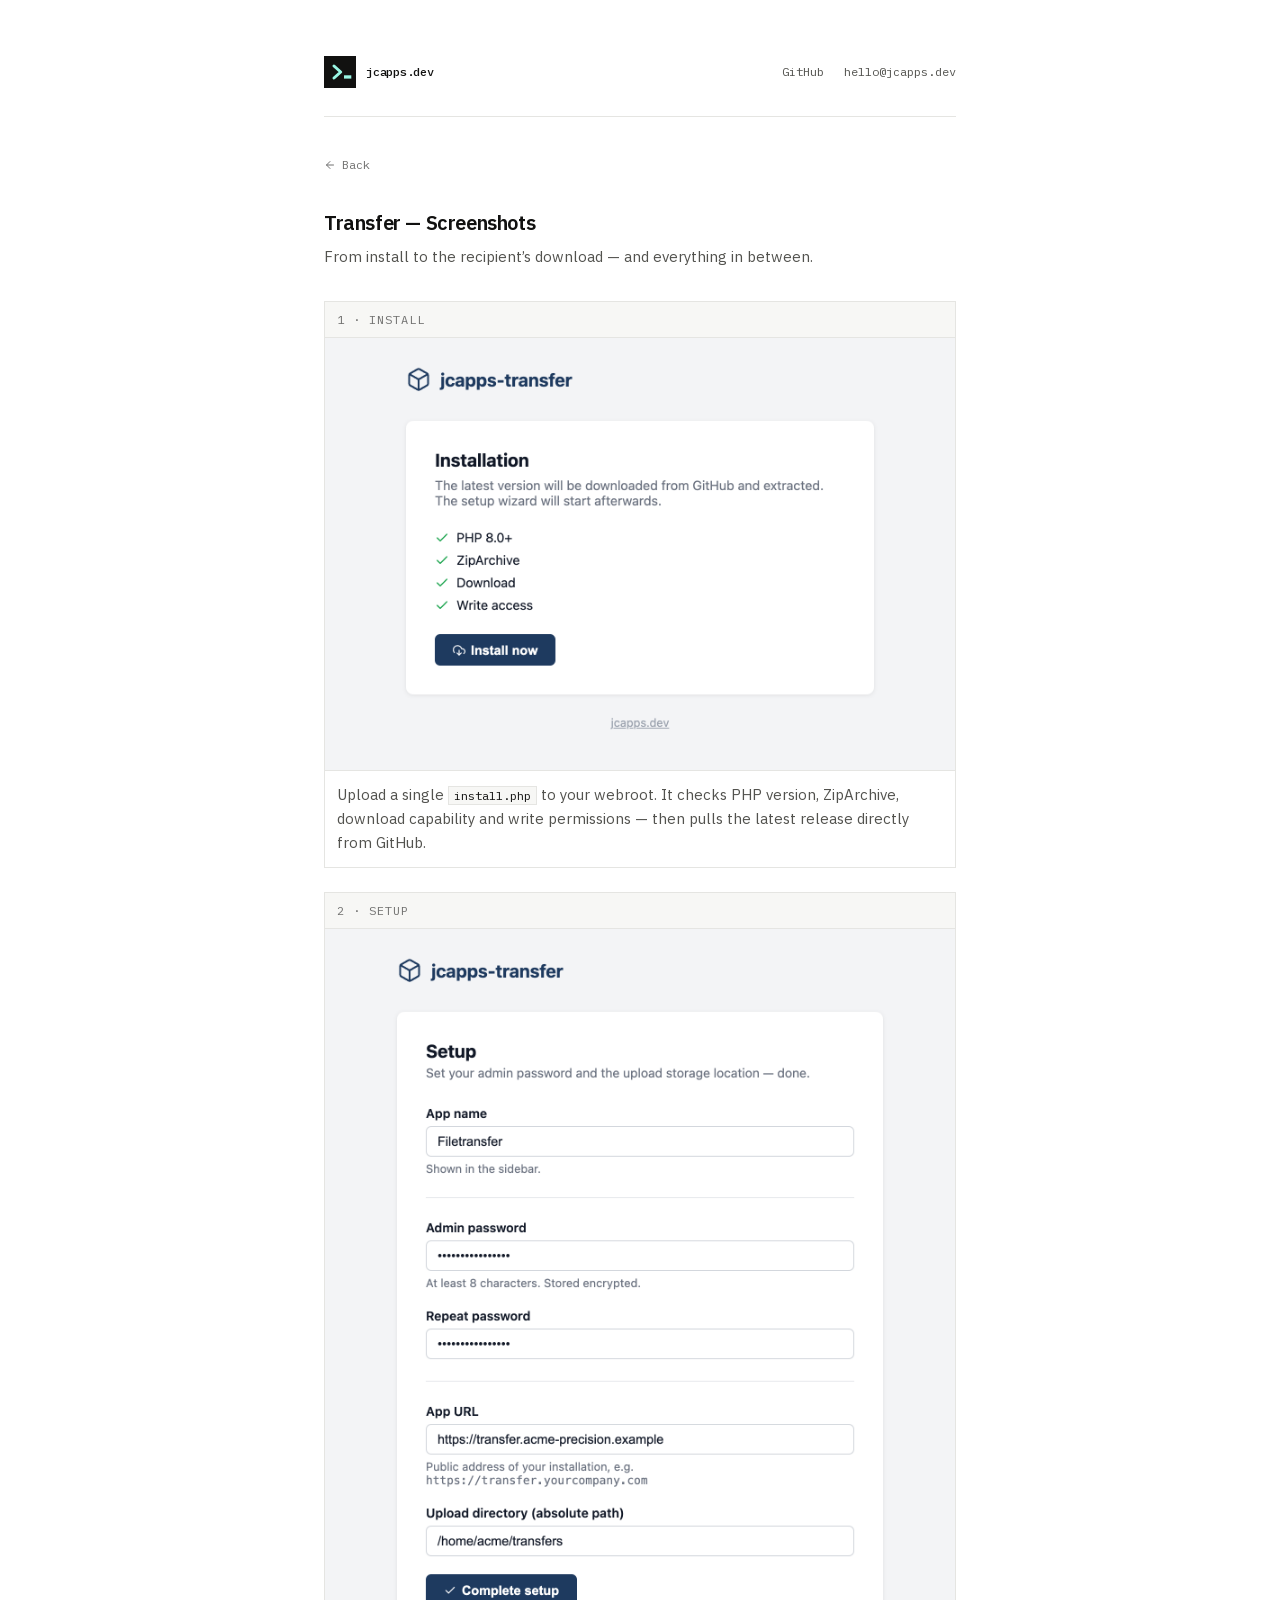
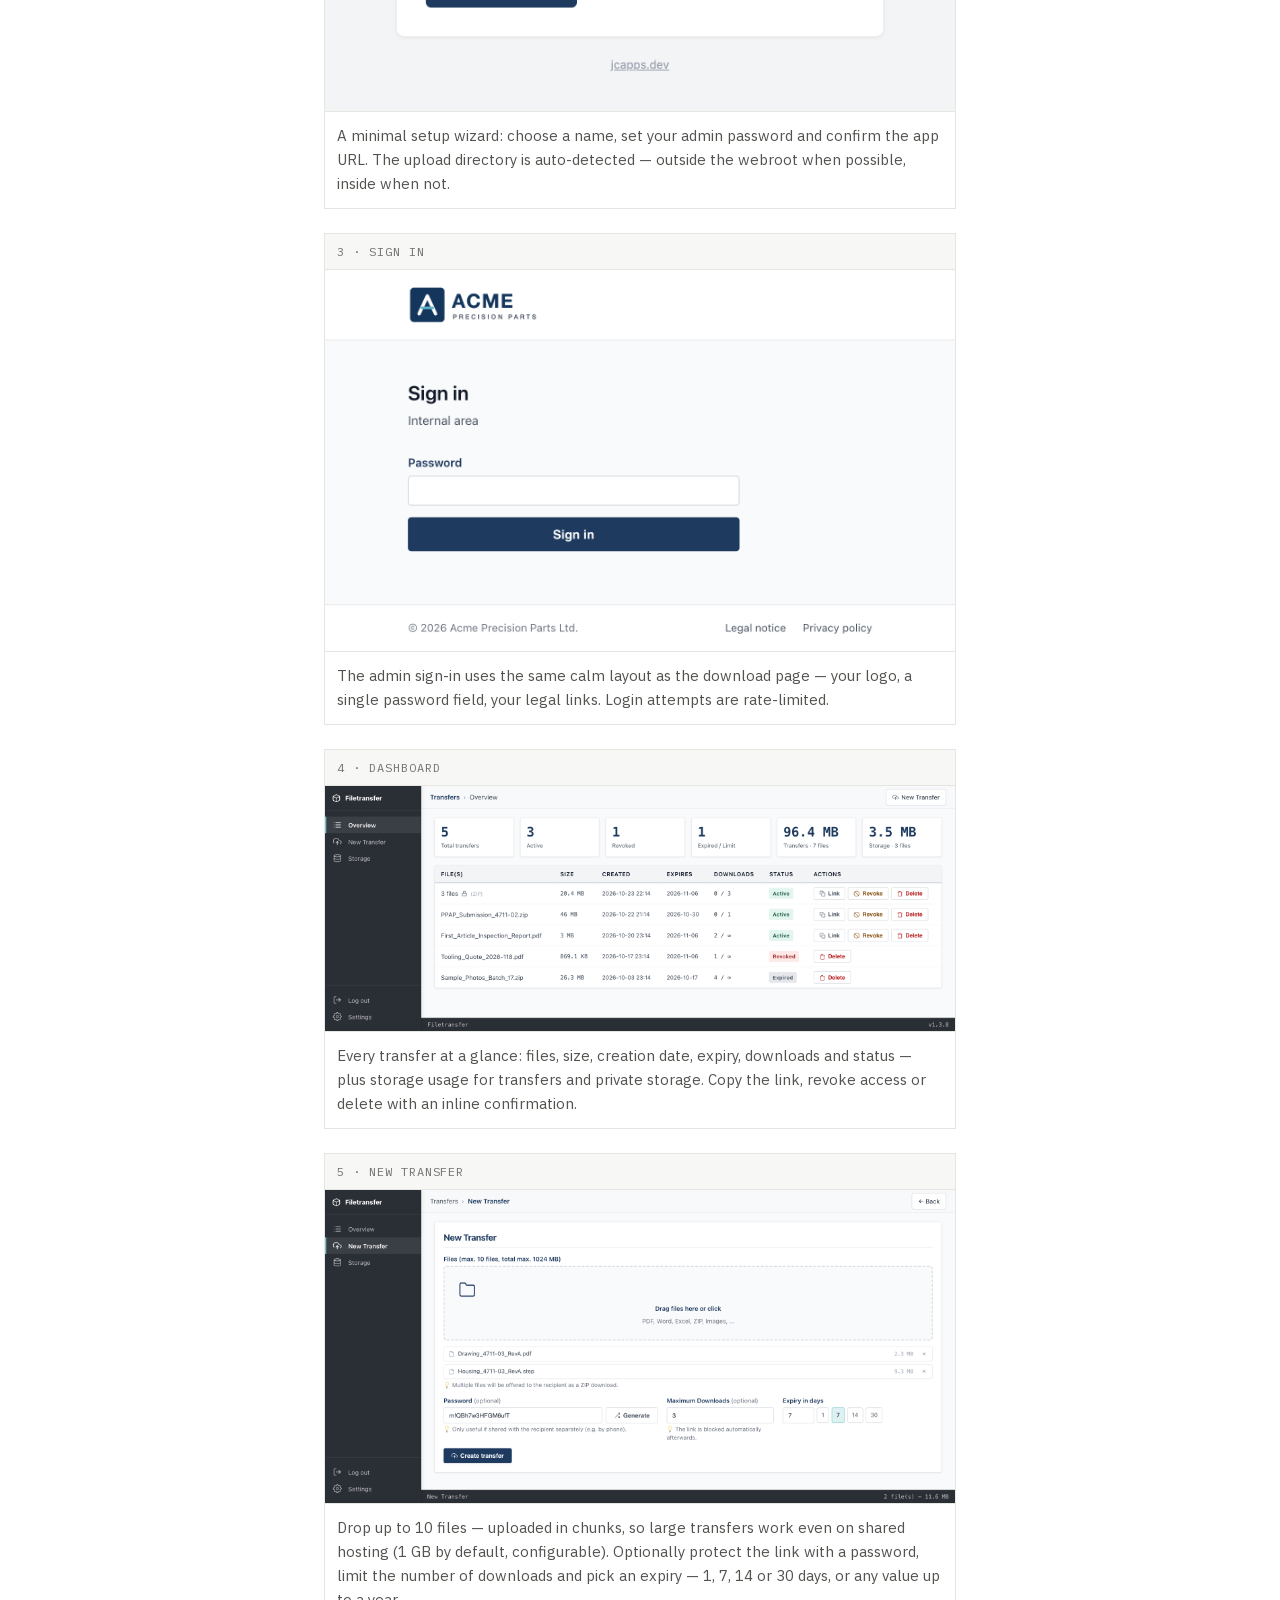
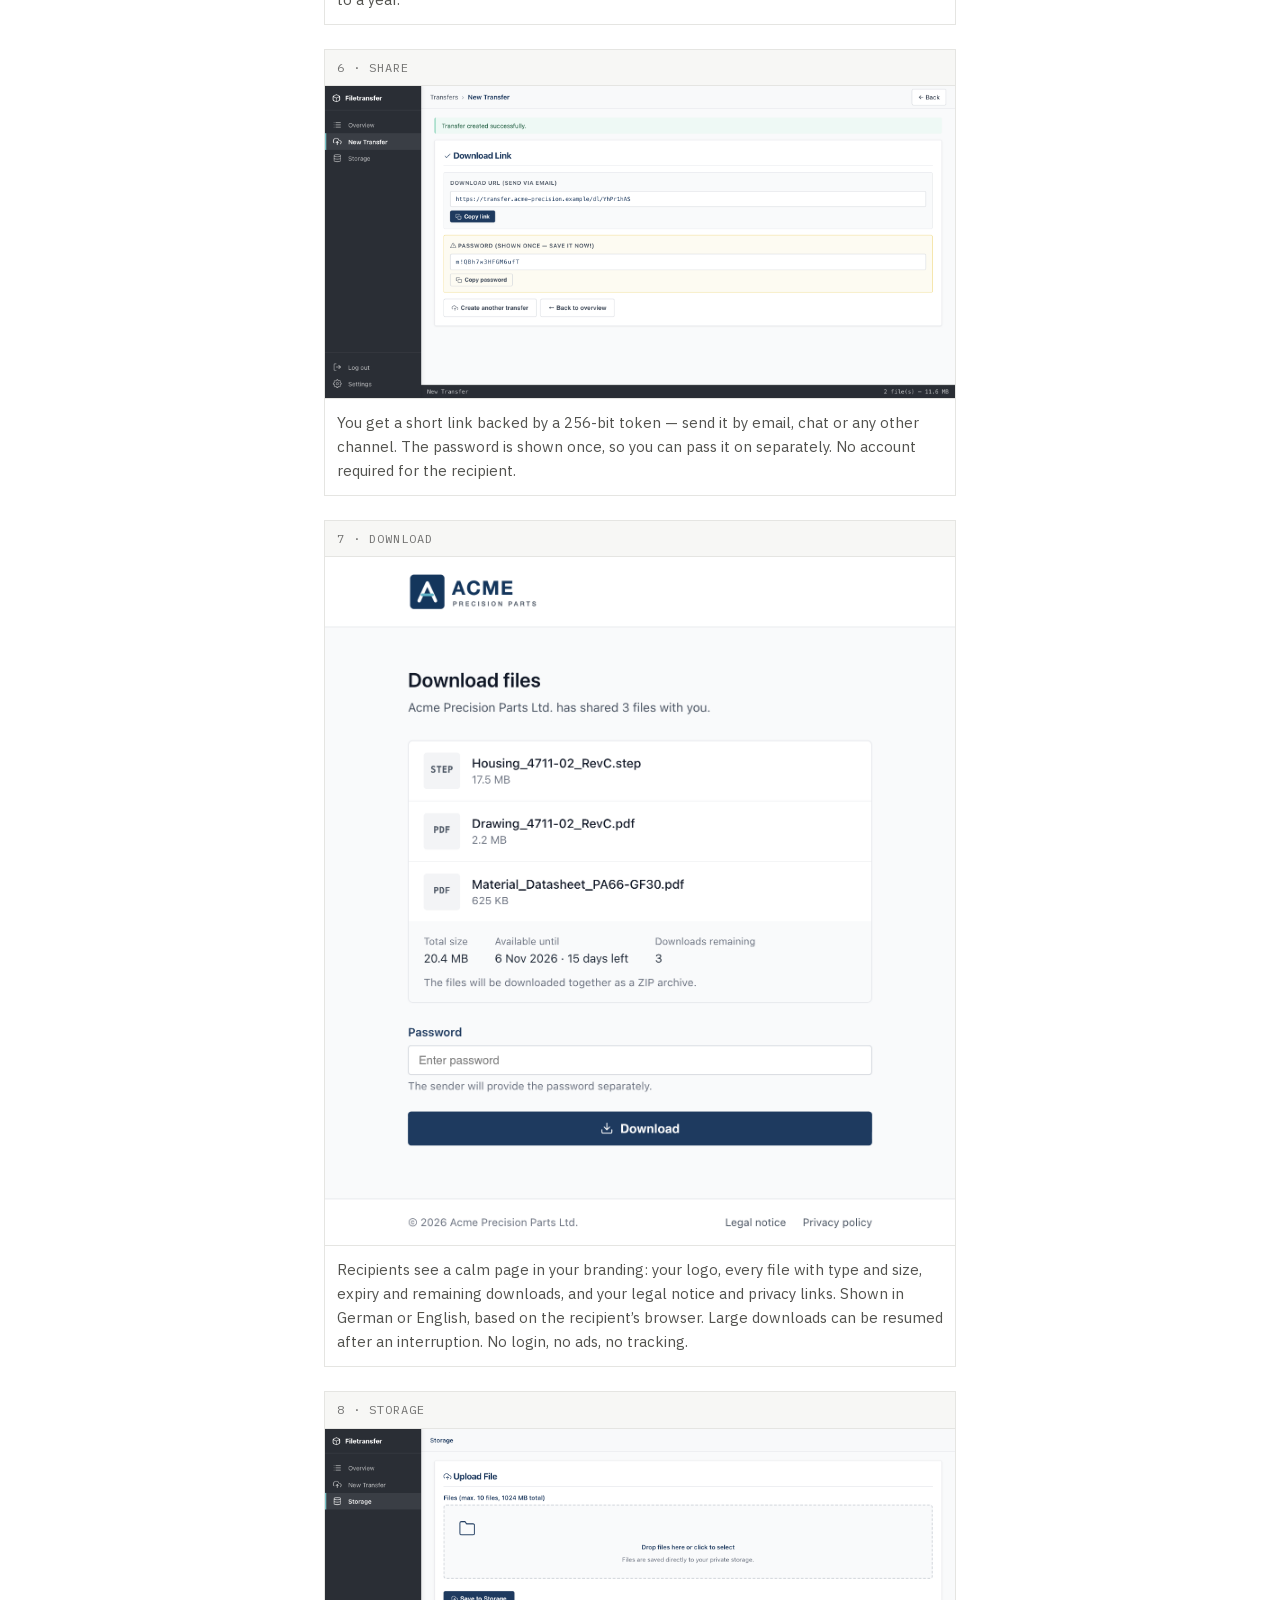
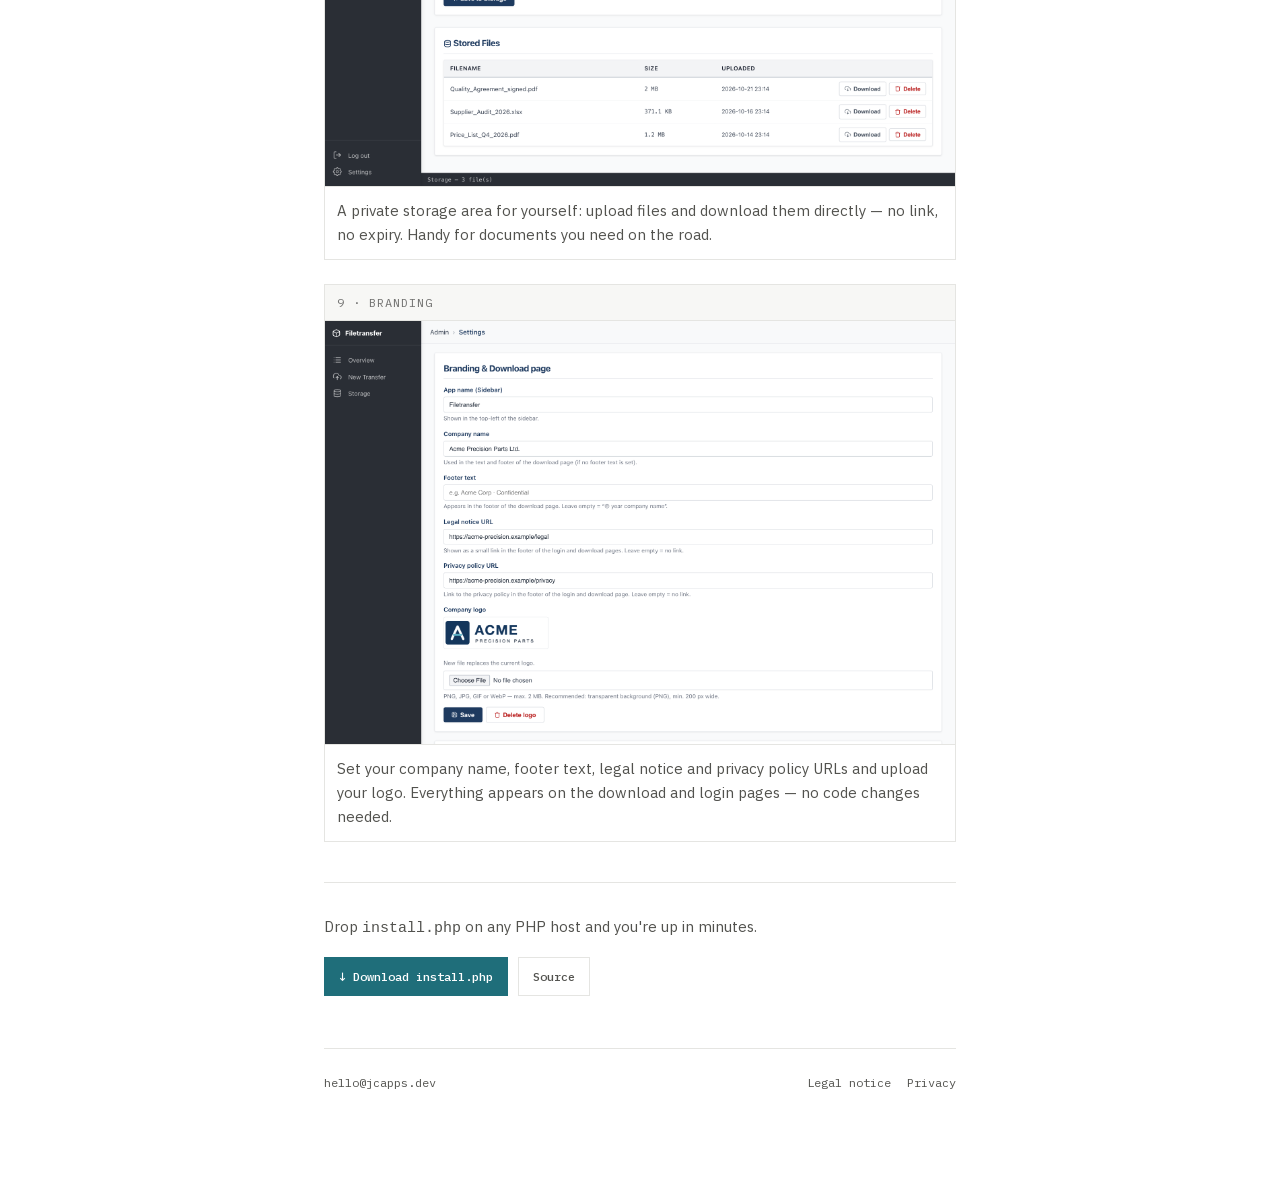
<file: screenshots.html>
<!DOCTYPE html>
<html lang="en">
<head>
<meta charset="UTF-8">
<meta name="viewport" content="width=device-width, initial-scale=1.0">
<title>Transfer — Screenshots · jcapps.dev</title>
<meta name="description" content="Screenshots of jcapps-transfer — install, setup, sign-in, admin dashboard, new transfer, sharing, recipient download page, private storage and branding.">
<link rel="canonical" href="https://jcapps.dev/screenshots">
<link rel="icon" href="assets/favicon.svg" type="image/svg+xml">
<link rel="icon" href="assets/favicon-32.png" type="image/png" sizes="32x32">
<link rel="apple-touch-icon" href="assets/favicon-192.png">
<meta name="theme-color" content="#ffffff" media="(prefers-color-scheme: light)">
<meta name="theme-color" content="#0f0f0e" media="(prefers-color-scheme: dark)">
<style>
  @font-face { font-family: 'IBM Plex Sans'; font-style: normal; font-weight: 400; font-display: swap; src: url('assets/fonts/ibm-plex-sans-400.woff2') format('woff2'); }
  @font-face { font-family: 'IBM Plex Sans'; font-style: normal; font-weight: 600; font-display: swap; src: url('assets/fonts/ibm-plex-sans-600.woff2') format('woff2'); }
  @font-face { font-family: 'IBM Plex Mono'; font-style: normal; font-weight: 400; font-display: swap; src: url('assets/fonts/ibm-plex-mono-400.woff2') format('woff2'); }
  @font-face { font-family: 'IBM Plex Mono'; font-style: normal; font-weight: 500; font-display: swap; src: url('assets/fonts/ibm-plex-mono-500.woff2') format('woff2'); }

  :root {
    --bg: #ffffff; --bg-2: #f7f7f5; --border: #e5e5e2;
    --text: #111110; --text-2: #52524e; --text-3: #717170;
    --petrol: #1f6e7a; --petrol-dk: #174e57;
    --sans: 'IBM Plex Sans', system-ui, sans-serif;
    --mono: 'IBM Plex Mono', ui-monospace, monospace;
  }
  *, *::before, *::after { box-sizing: border-box; margin: 0; padding: 0; }
  body { font-family: var(--sans); background: var(--bg); color: var(--text); line-height: 1.6; -webkit-font-smoothing: antialiased; }
  a { color: var(--petrol); text-decoration: none; }
  a:hover { text-decoration: underline; text-underline-offset: 3px; }
  p a { text-decoration: underline; text-underline-offset: 3px; }

  .page { max-width: 680px; margin: 0 auto; padding: 56px 24px 96px; }

  .site-header { display: flex; align-items: center; justify-content: space-between; padding-bottom: 28px; border-bottom: 1px solid var(--border); margin-bottom: 36px; }
  .logo { display: inline-flex; align-items: center; gap: 10px; text-decoration: none; }
  .logo:hover { text-decoration: none; }
  .logo-mark { display: block; width: 32px; height: 32px; flex-shrink: 0; }
  .logo-name { font-family: var(--mono); font-size: 12px; font-weight: 500; color: var(--text); letter-spacing: -0.02em; }
  .header-links { display: flex; gap: 20px; font-family: var(--mono); font-size: 12px; }
  .header-links a { color: var(--text-2); }

  .back-link { display: inline-flex; align-items: center; gap: 6px; font-family: var(--mono); font-size: 12px; color: var(--text-3); margin-bottom: 32px; }
  .back-link:hover { color: var(--text-2); text-decoration: none; }

  .page-title { font-size: 20px; font-weight: 600; letter-spacing: -0.02em; margin-bottom: 6px; }
  .page-sub { font-size: 15px; color: var(--text-2); margin-bottom: 32px; }

  .ss-grid { display: grid; grid-template-columns: 1fr; gap: 24px; }
  .ss-item { border: 1px solid var(--border); overflow: hidden; }
  .ss-item-label {
    font-family: var(--mono);
    font-size: 12px;
    color: var(--text-3);
    text-transform: uppercase;
    letter-spacing: 0.08em;
    padding: 8px 12px;
    border-bottom: 1px solid var(--border);
    background: var(--bg-2);
  }
  .ss-item img { width: 100%; height: auto; display: block; }
  .ss-item-caption { padding: 12px; font-size: 15px; color: var(--text-2); line-height: 1.6; border-top: 1px solid var(--border); }
  .ss-item-caption code { font-family: var(--mono); font-size: 12px; background: var(--bg-2); border: 1px solid var(--border); padding: 1px 5px; color: var(--text); }

  .ss-cta { margin-top: 40px; padding-top: 32px; border-top: 1px solid var(--border); display: flex; align-items: baseline; justify-content: space-between; gap: 16px; flex-wrap: wrap; }
  .ss-cta-text { font-size: 15px; color: var(--text-2); }
  .ss-cta-actions { display: flex; gap: 10px; flex-wrap: wrap; }

  .btn { display: inline-flex; align-items: center; gap: 6px; font-family: var(--mono); font-size: 12px; font-weight: 500; padding: 9px 14px; text-decoration: none; border: 1px solid transparent; cursor: pointer; }
  .btn-primary { background: var(--petrol); color: #fff; }
  .btn-primary:hover { background: var(--petrol-dk); text-decoration: none; }
  .btn-ghost { background: transparent; color: var(--text-2); border-color: var(--border); }
  .btn-ghost:hover { border-color: var(--text-3); color: var(--text); text-decoration: none; }

  .site-footer { margin-top: 52px; padding-top: 24px; border-top: 1px solid var(--border); display: flex; justify-content: space-between; align-items: baseline; flex-wrap: wrap; gap: 12px; font-family: var(--mono); font-size: 12px; color: var(--text-3); }
  .site-footer a { color: var(--text-2); }
  .footer-left { display: flex; gap: 16px; flex-wrap: wrap; }
  .footer-right { display: flex; gap: 16px; flex-wrap: wrap; }

  /* ── dark mode ── */
  @media (prefers-color-scheme: dark) {
    :root {
      --bg: #0f0f0e; --bg-2: #1a1a19; --border: #2d2d2b;
      --text: #f3f3f0; --text-2: #b4b4ae; --text-3: #87877f;
      --petrol: #5eead4; --petrol-dk: #2dd4bf;
    }
    .btn-primary { color: #0f0f0e; }
  }
</style>
</head>
<body>
<div class="page">

  <header class="site-header">
    <a href="/" class="logo">
      <svg class="logo-mark" viewBox="0 0 32 32" xmlns="http://www.w3.org/2000/svg" aria-label="jcapps">
        <rect width="32" height="32" fill="#111110"/>
        <path d="M10,10 L16.7,16 L10,22" fill="none" stroke="#99f6e4" stroke-width="3" stroke-linecap="round" stroke-linejoin="round"/>
        <rect x="20" y="19.3" width="7.3" height="3.3" fill="#99f6e4"/>
      </svg>
      <span class="logo-name">jcapps.dev</span>
    </a>
    <div class="header-links">
      <a href="https://github.com/jcapps-dev" target="_blank" rel="noopener noreferrer">GitHub</a>
      <a href="mailto:hello@jcapps.dev">hello@jcapps.dev</a>
    </div>
  </header>

  <a href="/" class="back-link">
    <svg width="12" height="12" viewBox="0 0 24 24" fill="none" stroke="currentColor" stroke-width="2" stroke-linecap="round" stroke-linejoin="round"><path d="M19 12H5M12 5l-7 7 7 7"/></svg>
    Back
  </a>

  <h1 class="page-title">Transfer — Screenshots</h1>
  <p class="page-sub">From install to the recipient’s download — and everything in between.</p>

  <div class="ss-grid">

    <div class="ss-item">
      <div class="ss-item-label">1 · Install</div>
      <img src="assets/screenshots/transfer-install.png" alt="install.php — server requirements check" loading="lazy">
      <p class="ss-item-caption">Upload a single <code>install.php</code> to your webroot. It checks PHP version, ZipArchive, download capability and write permissions — then pulls the latest release directly from GitHub.</p>
    </div>

    <div class="ss-item">
      <div class="ss-item-label">2 · Setup</div>
      <img src="assets/screenshots/transfer-setup.png" alt="Setup wizard — app name, admin password, URL and upload directory" loading="lazy">
      <p class="ss-item-caption">A minimal setup wizard: choose a name, set your admin password and confirm the app URL. The upload directory is auto-detected — outside the webroot when possible, inside when not.</p>
    </div>

    <div class="ss-item">
      <div class="ss-item-label">3 · Sign in</div>
      <img src="assets/screenshots/transfer-login.png" alt="Admin sign-in page with company logo and legal links" loading="lazy">
      <p class="ss-item-caption">The admin sign-in uses the same calm layout as the download page — your logo, a single password field, your legal links. Login attempts are rate-limited.</p>
    </div>

    <div class="ss-item">
      <div class="ss-item-label">4 · Dashboard</div>
      <img src="assets/screenshots/transfer-dashboard.png" alt="Admin dashboard — transfers overview with status and storage usage" loading="lazy">
      <p class="ss-item-caption">Every transfer at a glance: files, size, creation date, expiry, downloads and status — plus storage usage for transfers and private storage. Copy the link, revoke access or delete with an inline confirmation.</p>
    </div>

    <div class="ss-item">
      <div class="ss-item-label">5 · New transfer</div>
      <img src="assets/screenshots/transfer-upload.png" alt="New transfer — files, optional password, download limit and expiry" loading="lazy">
      <p class="ss-item-caption">Drop up to 10 files — uploaded in chunks, so large transfers work even on shared hosting (1 GB by default, configurable). Optionally protect the link with a password, limit the number of downloads and pick an expiry — 1, 7, 14 or 30 days, or any value up to a year.</p>
    </div>

    <div class="ss-item">
      <div class="ss-item-label">6 · Share</div>
      <img src="assets/screenshots/transfer-link.png" alt="Transfer created — short download link and one-time password display" loading="lazy">
      <p class="ss-item-caption">You get a short link backed by a 256-bit token — send it by email, chat or any other channel. The password is shown once, so you can pass it on separately. No account required for the recipient.</p>
    </div>

    <div class="ss-item">
      <div class="ss-item-label">7 · Download</div>
      <img src="assets/screenshots/transfer-download.png" alt="Recipient download page with company logo, file list and legal links" loading="lazy">
      <p class="ss-item-caption">Recipients see a calm page in your branding: your logo, every file with type and size, expiry and remaining downloads, and your legal notice and privacy links. Shown in German or English, based on the recipient’s browser. Large downloads can be resumed after an interruption. No login, no ads, no tracking.</p>
    </div>

    <div class="ss-item">
      <div class="ss-item-label">8 · Storage</div>
      <img src="assets/screenshots/transfer-storage.png" alt="Private storage — files kept for the admin, downloadable directly" loading="lazy">
      <p class="ss-item-caption">A private storage area for yourself: upload files and download them directly — no link, no expiry. Handy for documents you need on the road.</p>
    </div>

    <div class="ss-item">
      <div class="ss-item-label">9 · Branding</div>
      <img src="assets/screenshots/transfer-settings.png" alt="Settings — app name, company name, footer, legal links and logo" loading="lazy">
      <p class="ss-item-caption">Set your company name, footer text, legal notice and privacy policy URLs and upload your logo. Everything appears on the download and login pages — no code changes needed.</p>
    </div>

  </div>

  <div class="ss-cta">
    <span class="ss-cta-text">Drop <code>install.php</code> on any PHP host and you're up in minutes.</span>
    <div class="ss-cta-actions">
      <a class="btn btn-primary" href="https://github.com/jcapps-dev/jcapps-transfer/releases/latest/download/install.php" target="_blank" rel="noopener noreferrer">↓ Download install.php</a>
      <a class="btn btn-ghost" href="https://github.com/jcapps-dev/jcapps-transfer" target="_blank" rel="noopener noreferrer">Source</a>
    </div>
  </div>

  <footer class="site-footer">
    <div class="footer-left">
      <a href="mailto:hello@jcapps.dev">hello@jcapps.dev</a>
    </div>
    <div class="footer-right">
      <a href="/impressum">Legal notice</a>
      <a href="/datenschutz">Privacy</a>
    </div>
  </footer>

</div>
</body>
</html>
</file>
